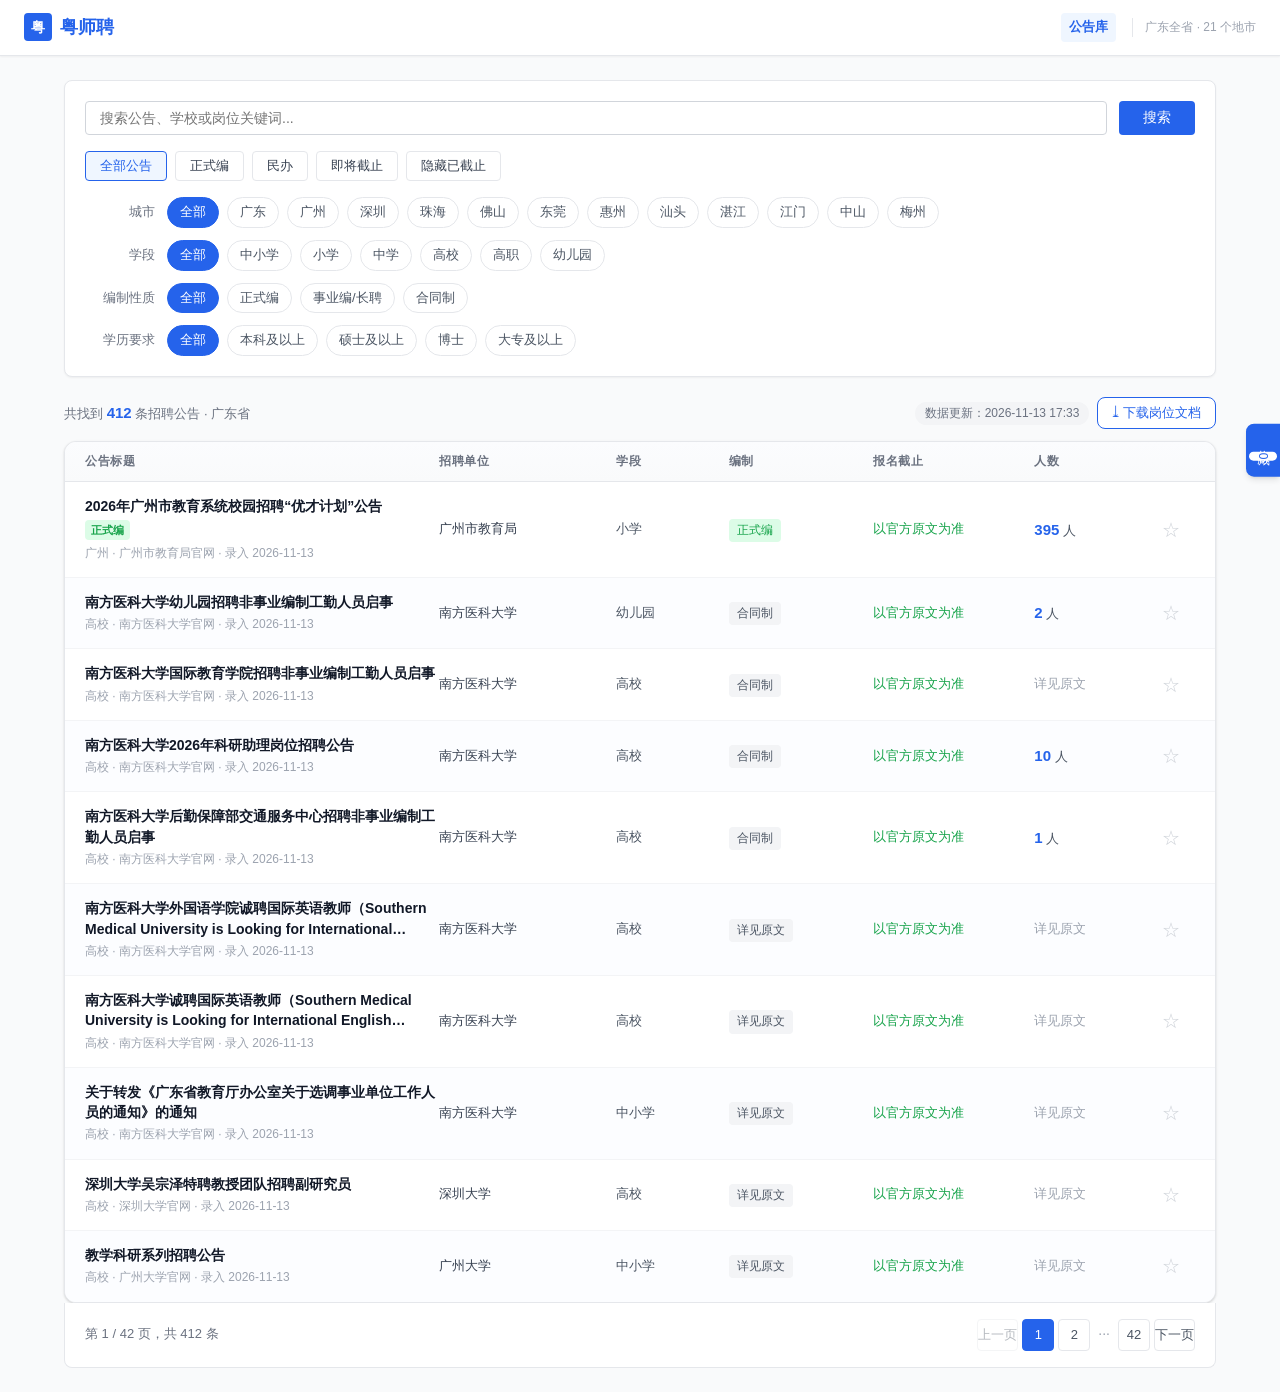
<file: index.html>
<!DOCTYPE html>
<html lang="zh-CN">
<head>
  <meta charset="UTF-8">
  <meta name="viewport" content="width=device-width, initial-scale=1.0">
  <title>粤师聘 · 广东省教师招聘公告聚合平台</title>
  <link rel="stylesheet" href="styles.css?v=20261109e">
</head>
<body>
<div class="app">
  <!-- 顶部导航 -->
  <nav class="navbar">
    <div class="nav-brand">
      <div class="logo">粤</div>
      <span>粤师聘</span>
    </div>
    <div class="nav-right">
      <a href="index.html" class="nav-link active">公告库</a>
      <span class="nav-note">广东全省 · 21 个地市</span>
    </div>
  </nav>

  <div class="container">
    <!-- 筛选区 -->
    <div class="filter-card">
      <div class="search-row">
        <input type="text" class="search-input" id="searchInput" placeholder="搜索公告、学校或岗位关键词...">
        <button class="search-btn" onclick="doSearch()">搜索</button>
      </div>

      <div class="quick-filters">
        <button class="quick-btn active" data-filter="all" onclick="setQuickFilter(this)">全部公告</button>
        <button class="quick-btn" data-filter="formal" onclick="setQuickFilter(this)">正式编</button>
        <button class="quick-btn" data-filter="private" onclick="setQuickFilter(this)">民办</button>
        <button class="quick-btn" data-filter="soon" onclick="setQuickFilter(this)">即将截止</button>
        <button class="quick-btn" data-filter="hideExpired" onclick="setQuickFilter(this)">隐藏已截止</button>
      </div>

      <div class="filter-row">
        <span class="filter-label">城市</span>
        <div class="filter-tags" id="cityTags"></div>
      </div>
      <div class="filter-row">
        <span class="filter-label">学段</span>
        <div class="filter-tags" id="stageTags"></div>
      </div>
      <div class="filter-row">
        <span class="filter-label">编制性质</span>
        <div class="filter-tags" id="estTags"></div>
      </div>
      <div class="filter-row">
        <span class="filter-label">学历要求</span>
        <div class="filter-tags" id="eduTags"></div>
      </div>
    </div>

    <!-- 统计栏 -->
    <div class="stats-bar">
      <span>共找到 <strong id="totalCount">0</strong> 条招聘公告 · 广东省</span>
      <div class="stats-actions">
        <span class="stats-updated">数据更新：<span id="updatedAt">--</span></span>
        <button class="export-btn" onclick="exportJobs()">⤓ 下载岗位文档</button>
      </div>
    </div>

    <!-- 公告列表 -->
    <div class="table-card">
      <div class="table-header">
        <span>公告标题</span>
        <span>招聘单位</span>
        <span>学段</span>
        <span>编制</span>
        <span>报名截止</span>
        <span>人数</span>
        <span></span>
      </div>
      <div id="jobList"></div>
    </div>

    <!-- 分页 -->
    <div class="pagination">
      <div class="page-info" id="pageInfo">第 1 页</div>
      <div class="page-btns" id="pageBtns"></div>
    </div>
  </div>
</div>

<!-- 右侧收藏栏 -->
<button class="fav-tab" id="favTab" onclick="toggleFavPanel()">收藏<span class="fav-count" id="favCount">0</span></button>
<div class="fav-panel" id="favPanel">
  <div class="fav-panel-header">
    <span>我的收藏</span>
    <button class="fav-panel-close" onclick="toggleFavPanel()">✕</button>
  </div>
  <div class="fav-panel-list" id="favList"></div>
</div>

<script src="mock.js?v=20261109e"></script>
<script src="data.js?v=20261109e"></script>
<script src="api.js?v=20261109e"></script>
<script>
  // 当前筛选状态
  const state = {
    keyword: "",
    city: "全部",
    stage: "全部",
    establishment: "全部",
    education: "全部",
    onlyFormal: false,
    onlySoon: false,
    onlyPrivate: false,
    hideExpired: false,
    page: 1,
    pageSize: 10
  };

  let allJobs = [];

  // ===== 已读 & 收藏（存浏览器本地，关掉网页也记得）=====
  const store = {
    get(key) {
      try { return localStorage.getItem(key); } catch (e) { return null; }
    },
    set(key, val) {
      try { localStorage.setItem(key, val); } catch (e) {}
    }
  };

  const viewedIds = new Set(JSON.parse(store.get('ysp_viewed') || '[]'));
  let favIds = JSON.parse(store.get('ysp_favs') || '[]');

  function markViewed(id) {
    viewedIds.add(id);
    store.set('ysp_viewed', JSON.stringify([...viewedIds]));
  }
  function isFav(id) { return favIds.includes(id); }
  function toggleFav(id, event) {
    event.stopPropagation();
    if (isFav(id)) {
      favIds = favIds.filter(x => x !== id);
    } else {
      favIds.unshift(id);
    }
    store.set('ysp_favs', JSON.stringify(favIds));
    loadJobs();
    renderFavPanel();
  }

  // 初始化筛选标签
  function initTags() {
    renderTags("cityTags", FILTER_OPTIONS.city, "city");
    renderTags("stageTags", FILTER_OPTIONS.stage, "stage");
    renderTags("estTags", FILTER_OPTIONS.establishment, "establishment");
    renderTags("eduTags", FILTER_OPTIONS.education, "education");
  }

  function renderTags(containerId, options, key) {
    const container = document.getElementById(containerId);
    container.innerHTML = options.map(opt =>
      `<span class="filter-tag ${state[key] === opt ? 'active' : ''}" onclick="setFilter('${key}','${opt}')">${opt}</span>`
    ).join('');
  }

  function setFilter(key, value) {
    state[key] = value;
    state.page = 1;
    initTags();
    loadJobs();
  }

  function setQuickFilter(btn) {
    const f = btn.dataset.filter;
    document.querySelectorAll('.quick-btn').forEach(b => b.classList.remove('active'));

    if (f === 'all') {
      state.onlyFormal = false;
      state.onlySoon = false;
      state.onlyPrivate = false;
      state.hideExpired = false;
    } else if (f === 'formal') {
      state.onlyFormal = !state.onlyFormal;
      state.onlySoon = false;
      state.onlyPrivate = false;
      state.hideExpired = false;
    } else if (f === 'soon') {
      state.onlySoon = !state.onlySoon;
      state.onlyFormal = false;
      state.onlyPrivate = false;
      state.hideExpired = false;
    } else if (f === 'private') {
      state.onlyPrivate = !state.onlyPrivate;
      state.onlyFormal = false;
      state.onlySoon = false;
      state.hideExpired = false;
    } else if (f === 'hideExpired') {
      state.hideExpired = !state.hideExpired;
      state.onlyFormal = false;
      state.onlySoon = false;
      state.onlyPrivate = false;
    }

    if (state.onlyFormal || state.onlySoon || state.onlyPrivate || state.hideExpired) {
      btn.classList.add('active');
    } else {
      document.querySelector('.quick-btn[data-filter="all"]').classList.add('active');
    }
    state.page = 1;
    loadJobs();
  }

  function doSearch() {
    state.keyword = document.getElementById('searchInput').value.trim();
    state.page = 1;
    loadJobs();
  }

  document.getElementById('searchInput').addEventListener('keydown', (e) => {
    if (e.key === 'Enter') doSearch();
  });

  // 加载公告列表
  async function loadJobs() {
    const { list, total } = await API.getJobs(state);
    allJobs = list;
    document.getElementById('totalCount').textContent = total;

    const start = (state.page - 1) * state.pageSize;
    const pageData = list.slice(start, start + state.pageSize);

    renderList(pageData);
    renderPagination(total);
  }

  function getDeadlineClass(deadline) {
    if (!deadline) return { cls: "deadline-ok", text: "以官方原文为准" };
    const today = new Date();
    const d = new Date(deadline);
    const days = (d - today) / (1000 * 60 * 60 * 24);
    if (days < 0) return { cls: "deadline-over", text: "已截止" };
    if (days <= 7) return { cls: "deadline-soon", text: `${deadline}（${Math.ceil(days)}天）` };
    return { cls: "deadline-ok", text: deadline };
  }

  function getEstBadge(est) {
    if (est.includes("正式编")) return `<span class="badge badge-formal">${est}</span>`;
    if (est.includes("事业编")) return `<span class="badge badge-formal">${est}</span>`;
    if (est.includes("长聘")) return `<span class="badge badge-talent">${est}</span>`;
    return `<span class="badge badge-contract">${est}</span>`;
  }

  // 一眼区分：正式编 / 即将截止 / 民办
  function getJobTags(j) {
    const tags = [];
    if (isFormalJob(j)) tags.push('<span class="tag tag-formal">正式编</span>');
    if (isSoonJob(j)) tags.push('<span class="tag tag-soon">即将截止</span>');
    if (isPrivateJob(j)) tags.push('<span class="tag tag-private">民办</span>');
    return tags.length ? `<div class="job-tags">${tags.join('')}</div>` : '';
  }

  function renderList(jobs) {
    const container = document.getElementById('jobList');
    if (jobs.length === 0) {
      container.innerHTML = '<div class="empty-state"><div class="empty-icon">🔍</div><div>暂无符合条件的招聘公告</div><div class="empty-tip">试试换个城市，或点「全部公告」重置筛选</div></div>';
      return;
    }
    container.innerHTML = jobs.map(j => {
      const dl = getDeadlineClass(j.deadline);
      return `
        <div class="table-row ${viewedIds.has(j.id) ? 'viewed' : ''}" onclick="goDetail(${j.id})">
          <div class="c-title">
            <div class="job-title">${j.title}</div>
            ${getJobTags(j)}
            <div class="job-meta">${j.city} · ${j.source} · 录入 ${j.recordedAt}</div>
          </div>
          <div class="c-school">${j.school}</div>
          <div class="c-stage">${j.stage}</div>
          <div class="c-est">${getEstBadge(j.establishment)}</div>
          <div class="c-deadline ${dl.cls}">${dl.text}</div>
          <div class="c-head">${j.headcount ? `<strong>${j.headcount}</strong> 人` : '<span style="color:var(--gray-400);">详见原文</span>'}</div>
          <div class="c-fav">
            <button class="fav-star ${isFav(j.id) ? 'active' : ''}" onclick="toggleFav(${j.id}, event)" title="${isFav(j.id) ? '取消收藏' : '收藏'}">${isFav(j.id) ? '★' : '☆'}</button>
          </div>
        </div>
      `;
    }).join('');
  }

  function renderPagination(total) {
    const totalPages = Math.ceil(total / state.pageSize) || 1;
    document.getElementById('pageInfo').textContent = `第 ${state.page} / ${totalPages} 页，共 ${total} 条`;

    let btns = `<button class="page-btn" onclick="goPage(${state.page - 1})" ${state.page <= 1 ? 'disabled' : ''}>上一页</button>`;
    for (let i = 1; i <= totalPages; i++) {
      if (i === 1 || i === totalPages || Math.abs(i - state.page) <= 1) {
        btns += `<button class="page-btn ${i === state.page ? 'active' : ''}" onclick="goPage(${i})">${i}</button>`;
      } else if (Math.abs(i - state.page) === 2) {
        btns += `<span style="padding:0 4px;color:var(--gray-400);">...</span>`;
      }
    }
    btns += `<button class="page-btn" onclick="goPage(${state.page + 1})" ${state.page >= totalPages ? 'disabled' : ''}>下一页</button>`;
    document.getElementById('pageBtns').innerHTML = btns;
  }

  function goPage(p) {
    state.page = p;
    loadJobs();
    window.scrollTo({ top: 0, behavior: 'smooth' });
  }

  function goDetail(id) {
    markViewed(id);
    window.location.href = `detail.html?id=${id}`;
  }

  // ===== 右侧收藏面板 =====
  function toggleFavPanel() {
    document.getElementById('favPanel').classList.toggle('open');
  }

  async function renderFavPanel() {
    document.getElementById('favCount').textContent = favIds.length;
    const { list } = await API.getJobs({});
    const favJobs = favIds.map(id => list.find(j => j.id === id)).filter(Boolean);
    const box = document.getElementById('favList');
    if (favJobs.length === 0) {
      box.innerHTML = '<div class="fav-empty">还没有收藏公告<br>点击列表右侧的 ☆ 即可收藏</div>';
      return;
    }
    box.innerHTML = favJobs.map(j => {
      const dl = getDeadlineClass(j.deadline);
      return `
        <div class="fav-item" onclick="goDetail(${j.id})">
          <div class="fav-item-title">${j.title}</div>
          <div class="fav-item-meta">
            <span class="${dl.cls}">截止 ${dl.text}</span>
            <button class="fav-item-remove" onclick="toggleFav(${j.id}, event)" title="移除收藏">✕</button>
          </div>
        </div>
      `;
    }).join('');
  }

  // 导出当前筛选结果（Excel / WPS 可直接打开的表格）
  function exportJobs() {
    const jobs = allJobs;
    if (!jobs.length) {
      alert('当前没有公告可以导出，请先调整筛选条件');
      return;
    }
    const head = ['公告标题', '城市', '招聘单位', '学段', '编制性质', '招聘人数', '学历要求', '报名截止', '录入日期', '原文链接'];
    const rows = jobs.map(j => [
      j.title,
      j.city,
      j.school,
      j.stage,
      j.establishment,
      j.headcount ? j.headcount + ' 人' : '详见原文',
      j.education,
      j.deadline || '以官方原文为准',
      j.recordedAt,
      j.sourceUrl
    ]);
    const esc = v => '"' + String(v == null ? '' : v).replace(/"/g, '""') + '"';
    const csv = [head, ...rows].map(r => r.map(esc).join(',')).join('\r\n');
    const blob = new Blob(['\ufeff' + csv], { type: 'text/csv;charset=utf-8' });
    const a = document.createElement('a');
    a.href = URL.createObjectURL(blob);
    a.download = '粤师聘-岗位列表-' + new Date().toISOString().slice(0, 10) + '.csv';
    document.body.appendChild(a);
    a.click();
    document.body.removeChild(a);
    setTimeout(() => URL.revokeObjectURL(a.href), 1000);
  }

  // 显示数据更新日期（由爬虫写进 data.js，取不到就用最新一条公告的日期）
  function showUpdatedAt() {
    let t = window.DATA_UPDATED || '';
    if (!t && MOCK_JOBS.length) {
      t = MOCK_JOBS.map(j => j.recordedAt).sort().pop();
    }
    document.getElementById('updatedAt').textContent = t || '--';
  }

  // 初始化
  initTags();
  loadJobs();
  renderFavPanel();
  showUpdatedAt();
</script>
</body>
</html>
</file>
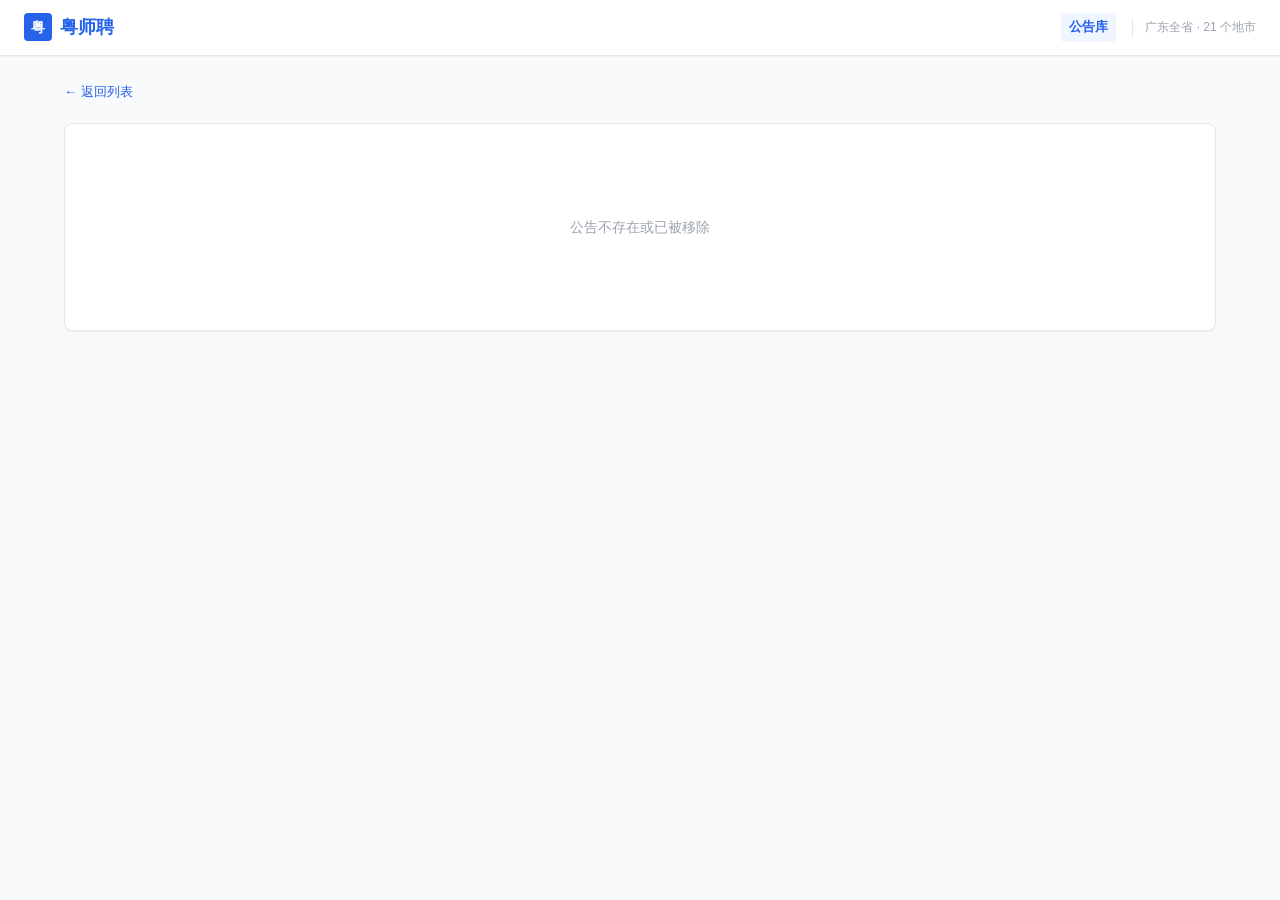
<file: detail.html>
<!DOCTYPE html>
<html lang="zh-CN">
<head>
  <meta charset="UTF-8">
  <meta name="viewport" content="width=device-width, initial-scale=1.0">
  <title>公告详情 - 粤师聘</title>
  <link rel="stylesheet" href="styles.css?v=20261109e">
</head>
<body>
<div class="app">
  <!-- 顶部导航 -->
  <nav class="navbar">
    <div class="nav-brand">
      <div class="logo">粤</div>
      <span>粤师聘</span>
    </div>
    <div class="nav-right">
      <a href="index.html" class="nav-link active">公告库</a>
      <span class="nav-note">广东全省 · 21 个地市</span>
    </div>
  </nav>

  <div class="container">
    <a href="index.html" class="detail-back">← 返回列表</a>
    <div class="detail-card" id="detailContent">
      <div style="padding:60px;text-align:center;color:var(--gray-400);">加载中...</div>
    </div>
  </div>
</div>

<script src="mock.js?v=20261109e"></script>
<script src="data.js?v=20261109e"></script>
<script src="api.js?v=20261109e"></script>
<script>
  function getParam(name) {
    return new URLSearchParams(window.location.search).get(name);
  }

  // ===== 已读 & 收藏（与列表页共用浏览器本地存储）=====
  const store = {
    get(key) {
      try { return localStorage.getItem(key); } catch (e) { return null; }
    },
    set(key, val) {
      try { localStorage.setItem(key, val); } catch (e) {}
    }
  };

  let favIds = JSON.parse(store.get('ysp_favs') || '[]');

  function markViewed(id) {
    const v = new Set(JSON.parse(store.get('ysp_viewed') || '[]'));
    v.add(id);
    store.set('ysp_viewed', JSON.stringify([...v]));
  }
  function toggleFavDetail(id) {
    if (favIds.includes(id)) {
      favIds = favIds.filter(x => x !== id);
    } else {
      favIds.unshift(id);
    }
    store.set('ysp_favs', JSON.stringify(favIds));
    updateFavBtn(id);
  }
  function updateFavBtn(id) {
    const btn = document.getElementById('favBtn');
    if (!btn) return;
    if (favIds.includes(id)) {
      btn.textContent = '★ 已收藏（点击取消）';
      btn.classList.add('fav-on');
    } else {
      btn.textContent = '☆ 收藏公告';
      btn.classList.remove('fav-on');
    }
  }

  function getEstBadge(est) {
    if (est.includes("正式编") || est.includes("事业编")) return `<span class="badge badge-formal">${est}</span>`;
    if (est.includes("长聘")) return `<span class="badge badge-talent">${est}</span>`;
    return `<span class="badge badge-contract">${est}</span>`;
  }

  function getDeadlineClass(deadline) {
    if (!deadline) return { cls: "deadline-ok", text: "以官方原文为准" };
    const today = new Date();
    const d = new Date(deadline);
    const days = (d - today) / (1000 * 60 * 60 * 24);
    if (days < 0) return { cls: "deadline-over", text: "已截止" };
    if (days <= 7) return { cls: "deadline-soon", text: `${deadline}（剩余${Math.ceil(days)}天）` };
    return { cls: "deadline-ok", text: deadline };
  }

  async function loadDetail() {
    const id = getParam('id');
    const job = await API.getJobDetail(id);
    const container = document.getElementById('detailContent');

    if (!job) {
      container.innerHTML = '<div style="padding:60px;text-align:center;color:var(--gray-400);">公告不存在或已被移除</div>';
      return;
    }

    markViewed(job.id);
    const dl = getDeadlineClass(job.deadline);
    const c = job.content;

    container.innerHTML = `
      <h1 class="detail-title">${job.title}</h1>
      <div class="job-tags">
        ${isFormalJob(job) ? '<span class="tag tag-formal">正式编</span>' : ''}
        ${isSoonJob(job) ? '<span class="tag tag-soon">即将截止</span>' : ''}
        ${isPrivateJob(job) ? '<span class="tag tag-private">民办</span>' : ''}
      </div>

      <div class="detail-meta">
        <div class="meta-item">招聘单位：<span>${job.school}</span></div>
        <div class="meta-item">所在城市：<span>${job.city}</span></div>
        <div class="meta-item">学段：<span>${job.stage}</span></div>
        <div class="meta-item">编制性质：${getEstBadge(job.establishment)}</div>
        <div class="meta-item">招聘人数：<span style="color:var(--primary);font-size:16px;">${job.headcount ? job.headcount + " 人" : "详见原文"}</span></div>
        <div class="meta-item">学历要求：<span>${job.education}</span></div>
        <div class="meta-item">报名截止：<span class="${dl.cls}">${dl.text}</span></div>
        <div class="meta-item">录入时间：<span>${job.recordedAt}</span></div>
        <div class="meta-item">信息来源：<a href="${job.sourceUrl}" target="_blank" rel="noopener" style="color:var(--primary);text-decoration:underline;">${job.source} ↗</a></div>
      </div>

      <div class="detail-section">
        <h3>招聘简介</h3>
        <p>${c.intro}</p>
      </div>

      <div class="detail-section">
        <h3>招聘对象</h3>
        <p>${c.targets.join('、')}</p>
      </div>

      <div class="detail-section">
        <h3>招聘岗位</h3>
        <p>${c.positions}</p>
      </div>

      <div class="detail-section">
        <h3>报考条件</h3>
        <ul>
          ${c.conditions.map(x => `<li>${x}</li>`).join('')}
        </ul>
      </div>

      <div class="detail-section">
        <h3>招聘流程</h3>
        <p>${c.process}</p>
      </div>

      <div class="detail-section">
        <h3>报名时间</h3>
        <p>${c.signup}</p>
      </div>

      <div class="detail-section">
        <h3>联系方式</h3>
        <p>${c.contact}</p>
      </div>

      <div class="detail-actions">
        <a class="btn-primary" href="${job.sourceUrl}" target="_blank" rel="noopener" style="display:inline-block;text-align:center;">查看原文报名 ↗</a>
        <button class="btn-outline" id="favBtn" onclick="toggleFavDetail(${job.id})">☆ 收藏公告</button>
      </div>
    `;
    updateFavBtn(job.id);
  }

  loadDetail();
</script>
</body>
</html>
</file>
<file: styles.css>
/* ===== Design Tokens ===== */
:root {
  /* Colors */
  --primary: #2563eb;
  --primary-dark: #1d4ed8;
  --primary-light: #eff6ff;
  --success: #16a34a;
  --success-bg: #dcfce7;
  --warning: #ea580c;
  --warning-bg: #ffedd5;
  --danger: #dc2626;
  --danger-bg: #fee2e2;
  --gray-50: #f9fafb;
  --gray-100: #f3f4f6;
  --gray-200: #e5e7eb;
  --gray-300: #d1d5db;
  --gray-400: #9ca3af;
  --gray-500: #6b7280;
  --gray-600: #4b5563;
  --gray-700: #374151;
  --gray-800: #1f2937;
  --gray-900: #111827;

  /* Radius */
  --radius-sm: 4px;
  --radius: 8px;
  --radius-lg: 12px;

  /* Spacing */
  --space-1: 4px;
  --space-2: 8px;
  --space-3: 12px;
  --space-4: 16px;
  --space-5: 20px;
  --space-6: 24px;
  --space-8: 32px;

  /* Shadow */
  --shadow-sm: 0 1px 2px rgba(0,0,0,0.05);
  --shadow: 0 1px 3px rgba(0,0,0,0.1), 0 1px 2px rgba(0,0,0,0.06);
  --shadow-md: 0 4px 6px -1px rgba(0,0,0,0.1), 0 2px 4px -2px rgba(0,0,0,0.1);

  /* Font */
  --font: -apple-system, BlinkMacSystemFont, "Segoe UI", "PingFang SC", "Hiragino Sans GB", "Microsoft YaHei", sans-serif;
}

/* ===== Reset ===== */
* { margin: 0; padding: 0; box-sizing: border-box; }
body {
  font-family: var(--font);
  font-size: 14px;
  color: var(--gray-800);
  background: var(--gray-50);
  line-height: 1.6;
}
a { color: inherit; text-decoration: none; }
button { cursor: pointer; font-family: inherit; }
ul { list-style: none; }

/* ===== App Shell ===== */
.app {
  min-height: 100vh;
  display: flex;
  flex-direction: column;
}

/* Top Nav */
.navbar {
  background: #fff;
  border-bottom: 1px solid var(--gray-200);
  padding: 0 var(--space-6);
  height: 56px;
  display: flex;
  align-items: center;
  justify-content: space-between;
  position: sticky;
  top: 0;
  z-index: 100;
  box-shadow: var(--shadow-sm);
}
.nav-brand {
  display: flex;
  align-items: center;
  gap: var(--space-2);
  font-size: 18px;
  font-weight: 700;
  color: var(--primary);
}
.nav-brand .logo {
  width: 28px; height: 28px;
  background: var(--primary);
  border-radius: var(--radius-sm);
  display: flex; align-items: center; justify-content: center;
  color: #fff; font-size: 14px;
}
.nav-right {
  display: flex; align-items: center; gap: var(--space-4);
}
.nav-link {
  font-size: 13px; color: var(--gray-600);
  padding: var(--space-1) var(--space-2);
  border-radius: var(--radius-sm);
}
.nav-link:hover { color: var(--primary); background: var(--primary-light); }
.nav-link.active { color: var(--primary); background: var(--primary-light); font-weight: 600; }
.nav-note {
  font-size: 12px;
  color: var(--gray-400);
  padding-left: var(--space-3);
  border-left: 1px solid var(--gray-200);
}
.nav-btn {
  padding: 6px 16px;
  background: var(--primary);
  color: #fff;
  border: none;
  border-radius: var(--radius-sm);
  font-size: 13px;
}
.nav-btn:hover { background: var(--primary-dark); }

/* Container */
.container {
  max-width: 1200px;
  width: 100%;
  margin: 0 auto;
  padding: var(--space-6);
}

/* ===== Filter Bar ===== */
.filter-card {
  background: #fff;
  border: 1px solid var(--gray-200);
  border-radius: var(--radius);
  padding: var(--space-5);
  margin-bottom: var(--space-5);
  box-shadow: var(--shadow-sm);
}
.filter-row {
  display: flex;
  align-items: center;
  gap: var(--space-3);
  margin-bottom: var(--space-3);
}
.filter-row:last-child { margin-bottom: 0; }
.filter-label {
  font-size: 13px;
  color: var(--gray-500);
  white-space: nowrap;
  min-width: 70px;
  text-align: right;
}
.filter-tags {
  display: flex; flex-wrap: wrap; gap: var(--space-2);
}
.filter-tag {
  padding: 4px 12px;
  border: 1px solid var(--gray-200);
  border-radius: 999px;
  font-size: 13px;
  color: var(--gray-600);
  background: #fff;
  transition: all .15s;
}
.filter-tag:hover { border-color: var(--primary); color: var(--primary); }
.filter-tag.active {
  background: var(--primary);
  color: #fff;
  border-color: var(--primary);
}
.search-row {
  display: flex; gap: var(--space-3);
  margin-bottom: var(--space-4);
}
.search-input {
  flex: 1;
  padding: 8px 14px;
  border: 1px solid var(--gray-300);
  border-radius: var(--radius-sm);
  font-size: 14px;
  outline: none;
}
.search-input:focus { border-color: var(--primary); box-shadow: 0 0 0 3px var(--primary-light); }
.search-btn {
  padding: 8px 24px;
  background: var(--primary);
  color: #fff;
  border: none;
  border-radius: var(--radius-sm);
  font-size: 14px;
}
.search-btn:hover { background: var(--primary-dark); }
.quick-filters {
  display: flex; gap: var(--space-2);
  margin-bottom: var(--space-4);
}
.quick-btn {
  padding: 5px 14px;
  border: 1px solid var(--gray-200);
  border-radius: var(--radius-sm);
  font-size: 13px;
  color: var(--gray-700);
  background: #fff;
  display: flex; align-items: center; gap: 4px;
}
.quick-btn:hover { border-color: var(--primary); color: var(--primary); }
.quick-btn.active { background: var(--primary-light); border-color: var(--primary); color: var(--primary); }

/* Stats Bar */
.stats-bar {
  display: flex; align-items: center; justify-content: space-between;
  margin-bottom: var(--space-3);
  font-size: 13px;
  color: var(--gray-500);
}
.stats-bar strong { color: var(--primary); font-size: 15px; }
.stats-updated {
  display: inline-flex; align-items: center;
  padding: 2px 10px;
  background: var(--gray-100);
  border-radius: 999px;
  font-size: 12px;
  color: var(--gray-500);
}
.stats-actions {
  display: flex; align-items: center; gap: var(--space-2);
}
.export-btn {
  display: inline-flex; align-items: center; gap: 4px;
  padding: 6px 14px;
  font-size: 13px;
  font-weight: 500;
  color: var(--primary);
  background: #fff;
  border: 1px solid var(--primary);
  border-radius: var(--radius);
  cursor: pointer;
  transition: all .15s;
}
.export-btn:hover {
  background: var(--primary);
  color: #fff;
  box-shadow: var(--shadow-sm);
}

/* ===== Job Table ===== */
.table-card {
  background: #fff;
  border: 1px solid var(--gray-200);
  border-radius: var(--radius-lg);
  overflow: hidden;
  box-shadow: var(--shadow);
}
.table-header {
  display: grid;
  grid-template-columns: 2.2fr 1.1fr 0.7fr 0.9fr 1fr 0.7fr 48px;
  padding: 10px var(--space-5);
  background: linear-gradient(180deg, #fbfcfe, var(--gray-50));
  border-bottom: 1px solid var(--gray-200);
  font-size: 12px;
  font-weight: 600;
  letter-spacing: .5px;
  color: var(--gray-500);
}
.table-row {
  display: grid;
  grid-template-columns: 2.2fr 1.1fr 0.7fr 0.9fr 1fr 0.7fr 48px;
  padding: 14px var(--space-5);
  border-bottom: 1px solid var(--gray-100);
  align-items: center;
  transition: background .15s, box-shadow .15s;
  cursor: pointer;
}
.table-row:nth-child(even) { background: #fcfdff; }
.table-row:last-child { border-bottom: none; }
.table-row:hover { background: var(--primary-light); box-shadow: inset 3px 0 0 var(--primary); }
.job-title {
  font-weight: 600;
  color: var(--gray-900);
  font-size: 14px;
  line-height: 1.45;
  margin-bottom: 3px;
  display: -webkit-box;
  -webkit-line-clamp: 2;
  -webkit-box-orient: vertical;
  overflow: hidden;
}
.job-meta {
  font-size: 12px;
  color: var(--gray-400);
}
.c-school { font-size: 13px; color: var(--gray-700); }
.c-stage { font-size: 13px; color: var(--gray-600); }
.c-head { font-size: 13px; color: var(--gray-600); }
.c-head strong { color: var(--primary); font-size: 15px; }
.c-fav { text-align: center; }

/* ===== 公告小标签（正式编 / 即将截止 / 民办）===== */
.job-tags {
  display: flex;
  flex-wrap: wrap;
  gap: 4px;
  margin: 0 0 4px;
}
.tag {
  display: inline-block;
  padding: 1px 6px;
  border-radius: 4px;
  font-size: 11px;
  font-weight: 600;
  line-height: 1.65;
  white-space: nowrap;
}
.tag-formal { background: var(--success-bg); color: var(--success); }
.tag-soon { background: var(--warning-bg); color: var(--warning); }
.tag-private { background: #ede9fe; color: #6d28d9; }

/* Empty state */
.empty-state {
  padding: 72px 20px;
  text-align: center;
  color: var(--gray-500);
}
.empty-state .empty-icon {
  font-size: 34px;
  margin-bottom: var(--space-3);
  opacity: .55;
}
.empty-state .empty-tip {
  margin-top: 6px;
  font-size: 12px;
  color: var(--gray-400);
}
.badge {
  display: inline-block;
  padding: 2px 8px;
  border-radius: var(--radius-sm);
  font-size: 12px;
  font-weight: 500;
}
.badge-formal { background: var(--success-bg); color: var(--success); }
.badge-contract { background: var(--gray-100); color: var(--gray-600); }
.badge-talent { background: #fef3c7; color: #b45309; }
.badge-warn { background: var(--warning-bg); color: var(--warning); }
.badge-expired { background: var(--danger-bg); color: var(--danger); }
.deadline-ok { color: var(--success); font-size: 13px; }
.deadline-soon { color: var(--warning); font-size: 13px; font-weight: 600; }
.deadline-over { color: var(--gray-400); font-size: 13px; text-decoration: line-through; }

/* ===== Pagination ===== */
.pagination {
  display: flex; align-items: center; justify-content: space-between;
  padding: var(--space-4) var(--space-5);
  background: #fff;
  border: 1px solid var(--gray-200);
  border-top: none;
  border-radius: 0 0 var(--radius) var(--radius);
}
.page-info { font-size: 13px; color: var(--gray-500); }
.page-btns { display: flex; gap: var(--space-1); }
.page-btn {
  min-width: 32px; height: 32px;
  border: 1px solid var(--gray-200);
  border-radius: var(--radius-sm);
  background: #fff;
  color: var(--gray-600);
  font-size: 13px;
  display: flex; align-items: center; justify-content: center;
}
.page-btn:hover { border-color: var(--primary); color: var(--primary); }
.page-btn.active { background: var(--primary); color: #fff; border-color: var(--primary); }
.page-btn:disabled { opacity: .4; cursor: not-allowed; }

/* ===== Detail Page ===== */
.detail-card {
  background: #fff;
  border: 1px solid var(--gray-200);
  border-radius: var(--radius);
  padding: var(--space-8);
  box-shadow: var(--shadow-sm);
}
.detail-back {
  display: inline-flex; align-items: center; gap: 4px;
  color: var(--primary);
  font-size: 13px;
  margin-bottom: var(--space-5);
}
.detail-title {
  font-size: 22px;
  font-weight: 700;
  color: var(--gray-900);
  margin-bottom: var(--space-4);
  line-height: 1.4;
}
.detail-meta {
  display: flex; flex-wrap: wrap; gap: var(--space-3);
  padding: var(--space-4);
  background: var(--gray-50);
  border-radius: var(--radius);
  margin-bottom: var(--space-6);
}
.meta-item {
  font-size: 13px;
  color: var(--gray-600);
}
.meta-item span { color: var(--gray-900); font-weight: 600; }
.detail-section { margin-bottom: var(--space-6); }
.detail-section h3 {
  font-size: 15px;
  font-weight: 600;
  color: var(--gray-900);
  margin-bottom: var(--space-3);
  padding-left: var(--space-2);
  border-left: 3px solid var(--primary);
}
.detail-section p, .detail-section li {
  font-size: 14px;
  color: var(--gray-700);
  line-height: 1.8;
}
.detail-section ul { padding-left: var(--space-5); }
.detail-section li { list-style: disc; margin-bottom: var(--space-1); }
.detail-actions {
  display: flex; gap: var(--space-3);
  margin-top: var(--space-6);
  padding-top: var(--space-5);
  border-top: 1px solid var(--gray-200);
}
.btn-primary {
  padding: 10px 24px;
  background: var(--primary);
  color: #fff;
  border: none;
  border-radius: var(--radius-sm);
  font-size: 14px;
  font-weight: 500;
}
.btn-primary:hover { background: var(--primary-dark); }
.btn-outline {
  padding: 10px 24px;
  background: #fff;
  color: var(--primary);
  border: 1px solid var(--primary);
  border-radius: var(--radius-sm);
  font-size: 14px;
  font-weight: 500;
}
.btn-outline:hover { background: var(--primary-light); }

/* ===== Responsive ===== */
@media (max-width: 768px) {
  .navbar { padding: 0 var(--space-3); }
  .nav-note { display: none; }
  .container { padding: var(--space-3); }
  .filter-card { padding: var(--space-4); }
  .filter-row { align-items: flex-start; flex-direction: column; gap: 6px; }
  .filter-label { min-width: auto; text-align: left; font-size: 12px; }
  .quick-filters { flex-wrap: wrap; }
  .stats-bar { font-size: 12px; flex-wrap: wrap; gap: 8px; }
  .stats-actions { flex: 0 0 100%; justify-content: space-between; }
  .export-btn { padding: 7px 12px; font-size: 12px; }

  /* 手机端：一行公告变成一张小卡片 */
  .table-header { display: none; }
  .table-row {
    display: flex;
    flex-wrap: wrap;
    align-items: center;
    gap: 8px;
    position: relative;
    padding: 14px 44px 14px 16px;
  }
  .table-row:hover { box-shadow: none; }
  .c-title { flex: 0 0 100%; margin-bottom: 2px; }
  .job-title { font-size: 15px; -webkit-line-clamp: 3; }
  .job-meta { font-size: 11px; }
  .c-school {
    flex: 0 0 100%;
    font-size: 12px;
    color: var(--gray-500);
    white-space: nowrap;
    overflow: hidden;
    text-overflow: ellipsis;
  }
  .c-stage, .c-est, .c-deadline, .c-head { font-size: 12px; }
  .c-stage::before { content: "学段 "; color: var(--gray-400); }
  .c-est { order: 5; }
  .c-head { order: 6; }
  .c-head::before { content: "招 "; color: var(--gray-400); }
  .c-head strong { font-size: 13px; }
  .c-deadline { order: 7; }
  .c-fav {
    position: absolute;
    top: 10px; right: 8px;
  }
  .detail-card { padding: var(--space-4); }
  .detail-title { font-size: 18px; }
}

/* ===== 已读标记 ===== */
.table-row.viewed .job-title { color: var(--gray-400); font-weight: 500; }
.table-row.viewed .job-meta { color: var(--gray-300); }

/* ===== 收藏星标 ===== */
.fav-star {
  background: none; border: none;
  font-size: 18px; line-height: 1;
  color: var(--gray-300);
  padding: 4px;
  transition: color .15s, transform .1s;
}
.fav-star:hover { color: #f59e0b; transform: scale(1.2); }
.fav-star.active { color: #f59e0b; }

/* ===== 右侧收藏栏 ===== */
.fav-tab {
  position: fixed; right: 0; top: 50%;
  transform: translateY(-50%);
  z-index: 200;
  background: var(--primary); color: #fff;
  border: none; border-radius: 8px 0 0 8px;
  padding: 16px 8px;
  font-size: 13px;
  writing-mode: vertical-lr;
  letter-spacing: 2px;
  box-shadow: var(--shadow-md);
}
.fav-tab:hover { background: var(--primary-dark); }
.fav-tab .fav-count {
  background: #fff; color: var(--primary);
  border-radius: 999px;
  padding: 1px 7px; margin-top: 8px;
  font-size: 12px; letter-spacing: 0;
}
.fav-panel {
  position: fixed; top: 0; right: -360px;
  width: 320px; height: 100vh;
  background: #fff;
  box-shadow: -4px 0 16px rgba(0,0,0,.12);
  z-index: 300;
  transition: right .25s ease;
  display: flex; flex-direction: column;
}
.fav-panel.open { right: 0; }
.fav-panel-header {
  display: flex; align-items: center; justify-content: space-between;
  padding: var(--space-4) var(--space-5);
  border-bottom: 1px solid var(--gray-200);
  font-size: 15px; font-weight: 600;
}
.fav-panel-close { background: none; border: none; font-size: 16px; color: var(--gray-500); }
.fav-panel-close:hover { color: var(--gray-800); }
.fav-panel-list { flex: 1; overflow-y: auto; padding: var(--space-3); }
.fav-item {
  border: 1px solid var(--gray-200);
  border-radius: var(--radius);
  padding: var(--space-3);
  margin-bottom: var(--space-2);
  cursor: pointer;
  transition: border-color .15s, background .15s;
}
.fav-item:hover { border-color: var(--primary); background: var(--primary-light); }
.fav-item-title {
  font-size: 13px; font-weight: 600; color: var(--gray-800);
  display: -webkit-box; -webkit-line-clamp: 2; -webkit-box-orient: vertical; overflow: hidden;
}
.fav-item-meta {
  display: flex; align-items: center; justify-content: space-between;
  margin-top: 6px; font-size: 12px;
}
.fav-item-remove { background: none; border: none; color: var(--gray-400); font-size: 13px; padding: 2px 6px; }
.fav-item-remove:hover { color: var(--danger); }
.fav-empty { text-align: center; color: var(--gray-400); padding: 60px 20px; font-size: 13px; line-height: 2; }
.btn-outline.fav-on { background: #fef3c7; border-color: #f59e0b; color: #b45309; }

@media (max-width: 768px) {
  .fav-panel { width: 85vw; right: -90vw; }
}
</file>
